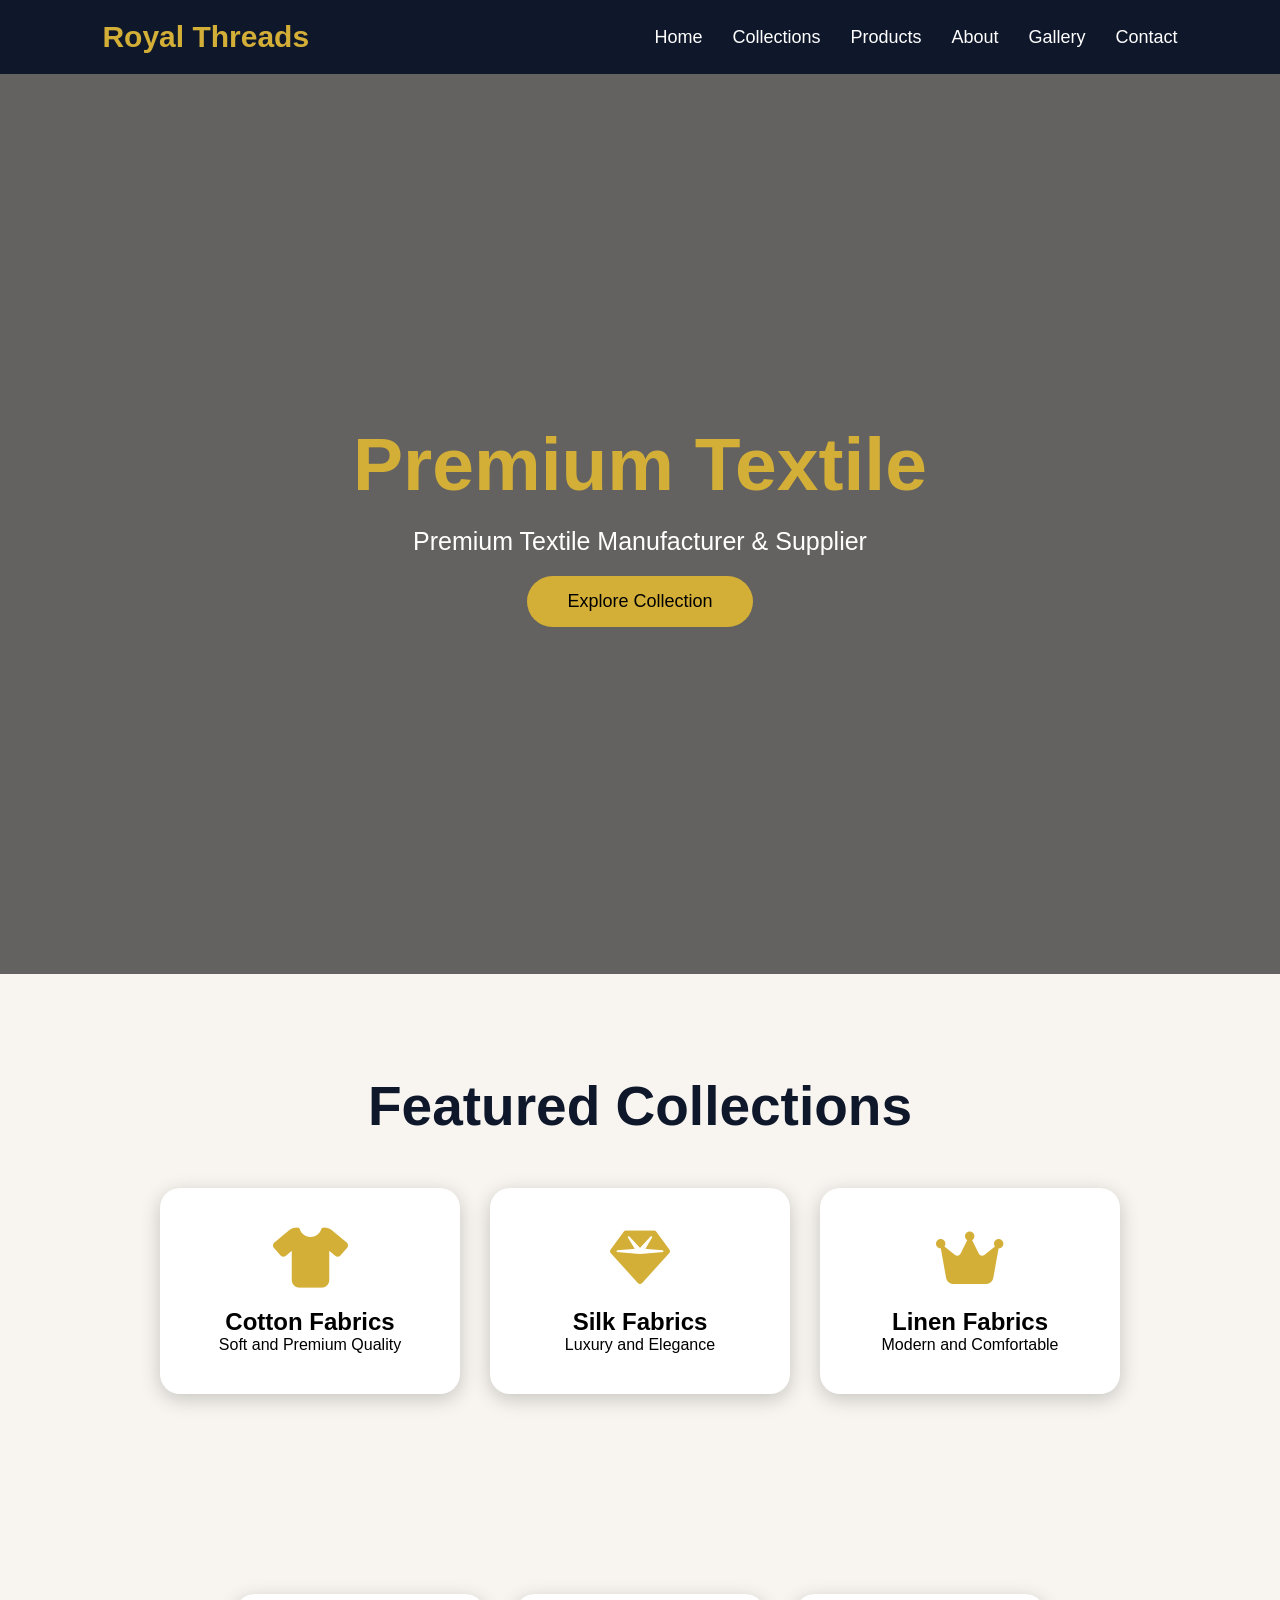
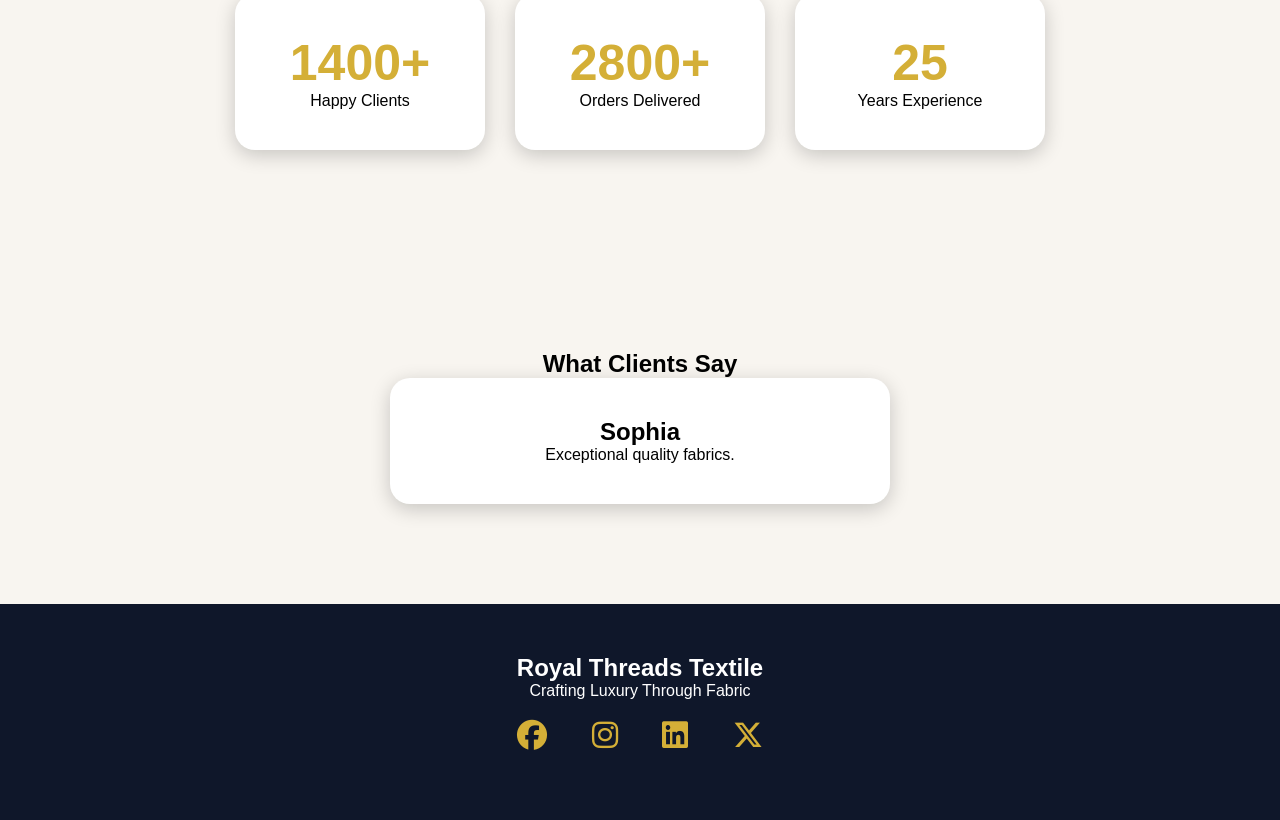
<file: index.html>
<!DOCTYPE html>
<html lang="en">
<head>
<meta charset="UTF-8">
<meta name="viewport" content="width=device-width, initial-scale=1.0">

<title>Royal Threads Textile</title>

<link rel="stylesheet" href="style.css">

<link rel="stylesheet"
href="https://cdnjs.cloudflare.com/ajax/libs/font-awesome/6.5.1/css/all.min.css">

</head>
<body>

<!-- Navbar -->

<nav>

<div class="logo">
Royal Threads
</div>

<ul>

<li><a href="#">Home</a></li>

<li><a href="collections.html">Collections</a></li>

<li><a href="products.html">Products</a></li>

<li><a href="about.html">About</a></li>

<li><a href="gallery.html">Gallery</a></li>

<li><a href="contact.html">Contact</a></li>

</ul>

</nav>


<!-- Hero Section -->

<section class="hero">

<div class="content">

<h1 id="typing-text"></h1>

<p>
Premium Textile Manufacturer & Supplier
</p>

<button>
Explore Collection
</button>

</div>

</section>



<!-- Featured Collections -->

<section class="collections">

<h1>
Featured Collections
</h1>

<div class="container">


<div class="card">

<i class="fa-solid fa-shirt"></i>

<h2>Cotton Fabrics</h2>

<p>
Soft and Premium Quality
</p>

</div>


<div class="card">

<i class="fa-solid fa-gem"></i>

<h2>Silk Fabrics</h2>

<p>
Luxury and Elegance
</p>

</div>


<div class="card">

<i class="fa-solid fa-crown"></i>

<h2>Linen Fabrics</h2>

<p>
Modern and Comfortable
</p>

</div>

</div>

</section>



<!-- Statistics -->

<section class="stats">

<div class="box">

<h2 id="clients">
0
</h2>

<p>
Happy Clients
</p>

</div>


<div class="box">

<h2 id="orders">
0
</h2>

<p>
Orders Delivered
</p>

</div>


<div class="box">

<h2 id="experience">
0
</h2>

<p>
Years Experience
</p>

</div>

</section>



<!-- Testimonials -->

<section class="testimonial">

<h1>
What Clients Say
</h1>

<div class="review">

<h2 id="name">
Sophia
</h2>

<p id="review">
Exceptional quality fabrics.
</p>

</div>

</section>



<!-- Footer -->

<footer>

<h2>
Royal Threads Textile
</h2>

<p>
Crafting Luxury Through Fabric
</p>

<div class="socials">

<i class="fa-brands fa-facebook"></i>

<i class="fa-brands fa-instagram"></i>

<i class="fa-brands fa-linkedin"></i>

<i class="fa-brands fa-x-twitter"></i>

</div>

</footer>

<script src="script.js"></script>

</body>
</html>
</file>
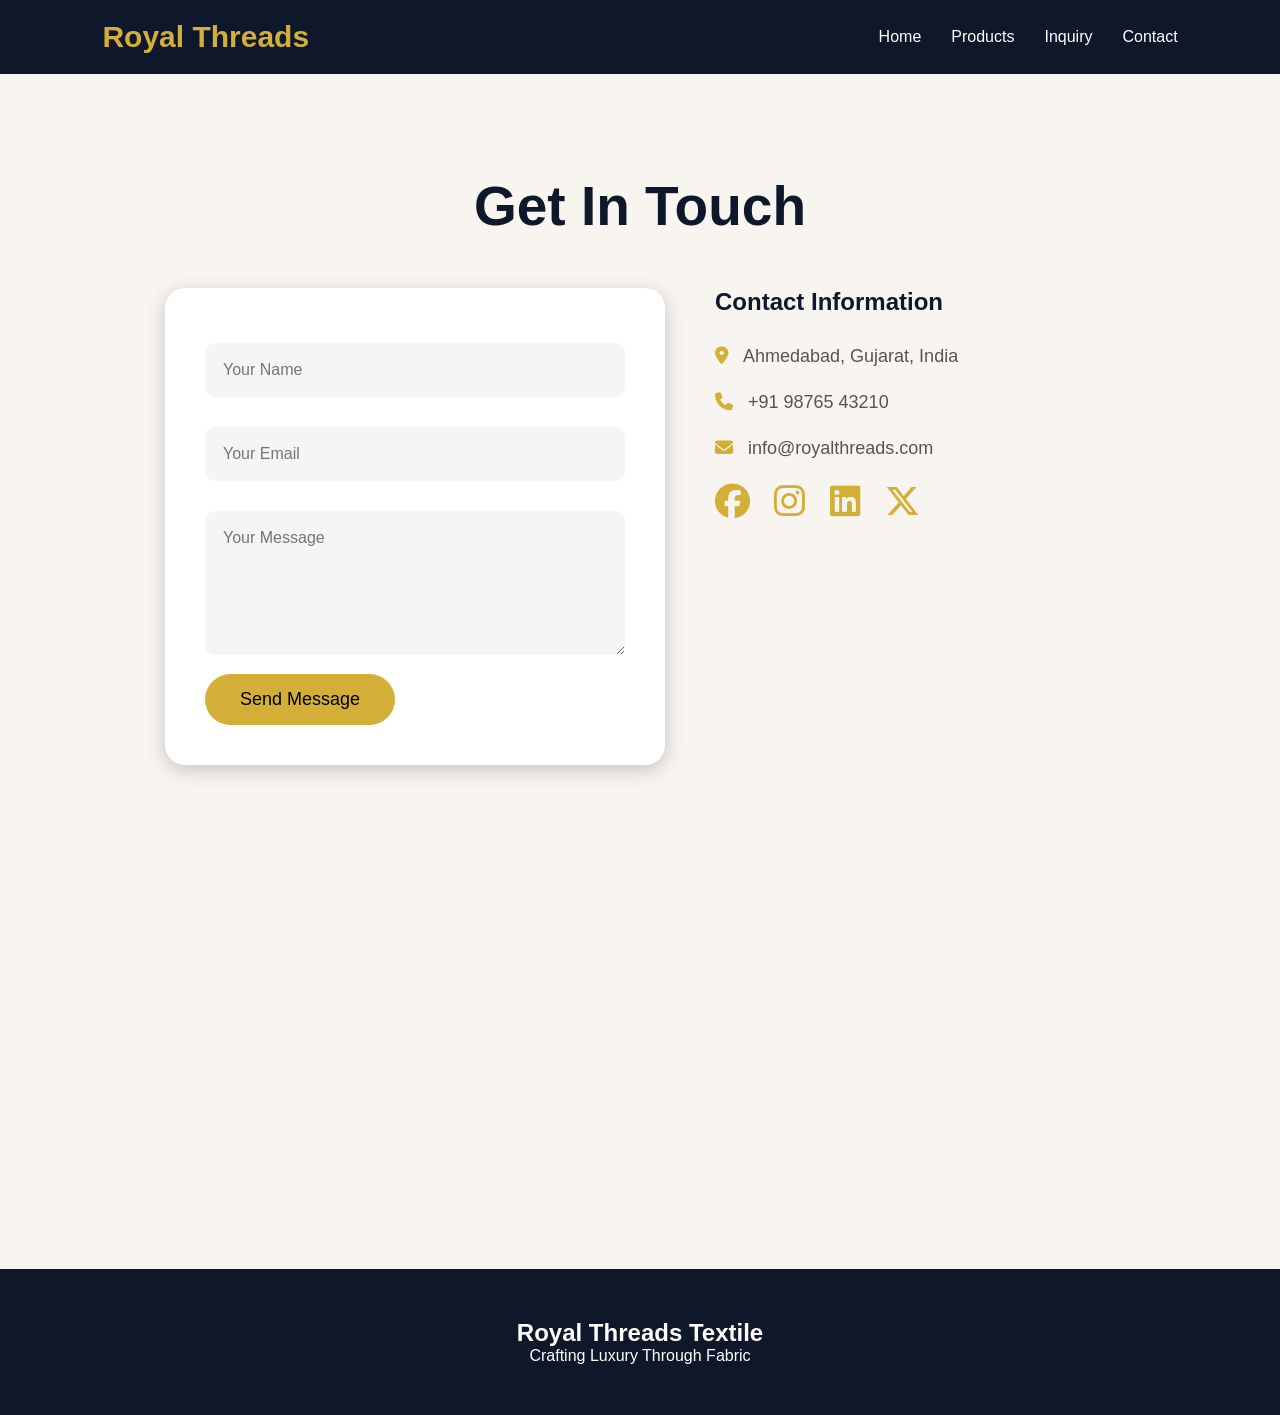
<file: contact.html>
<!DOCTYPE html>
<html lang="en">
<head>

<meta charset="UTF-8">

<meta name="viewport"
content="width=device-width, initial-scale=1.0">

<title>
Royal Threads | Contact
</title>

<link rel="stylesheet"
href="contact.css">

<link rel="stylesheet"
href="https://cdnjs.cloudflare.com/ajax/libs/font-awesome/6.5.1/css/all.min.css">

</head>
<body>

<!-- Navbar -->

<nav>

<div class="logo">
Royal Threads
</div>

<ul>

<li><a href="index.html">Home</a></li>

<li><a href="products.html">Products</a></li>

<li><a href="inquiry.html">Inquiry</a></li>

<li><a href="#">Contact</a></li>

</ul>

</nav>



<!-- Contact Section -->

<section class="contact">

<h1>
Get In Touch
</h1>

<div class="container">

<!-- Form -->

<div class="left">

<form id="contactForm">

<input
type="text"
placeholder="Your Name"
required>

<input
type="email"
placeholder="Your Email"
required>

<textarea
rows="6"
placeholder="Your Message"
required>
</textarea>

<button type="submit">

Send Message

</button>

</form>

<div id="success">

✔ Message Sent Successfully

</div>

</div>



<!-- Information -->

<div class="right">

<h2>
Contact Information
</h2>

<p>

<i class="fa-solid fa-location-dot"></i>

Ahmedabad, Gujarat, India

</p>


<p>

<i class="fa-solid fa-phone"></i>

+91 98765 43210

</p>


<p>

<i class="fa-solid fa-envelope"></i>

info@royalthreads.com

</p>


<div class="socials">

<i class="fa-brands fa-facebook"></i>

<i class="fa-brands fa-instagram"></i>

<i class="fa-brands fa-linkedin"></i>

<i class="fa-brands fa-x-twitter"></i>

</div>

</div>

</div>

</section>



<!-- Map -->

<section class="map">

<iframe
src="https://www.google.com/maps/embed?pb=!1m18..."
allowfullscreen>
</iframe>

</section>



<!-- Footer -->

<footer>

<h2>
Royal Threads Textile
</h2>

<p>
Crafting Luxury Through Fabric
</p>

</footer>


<script src="contact.js"></script>

</body>
</html>
</file>
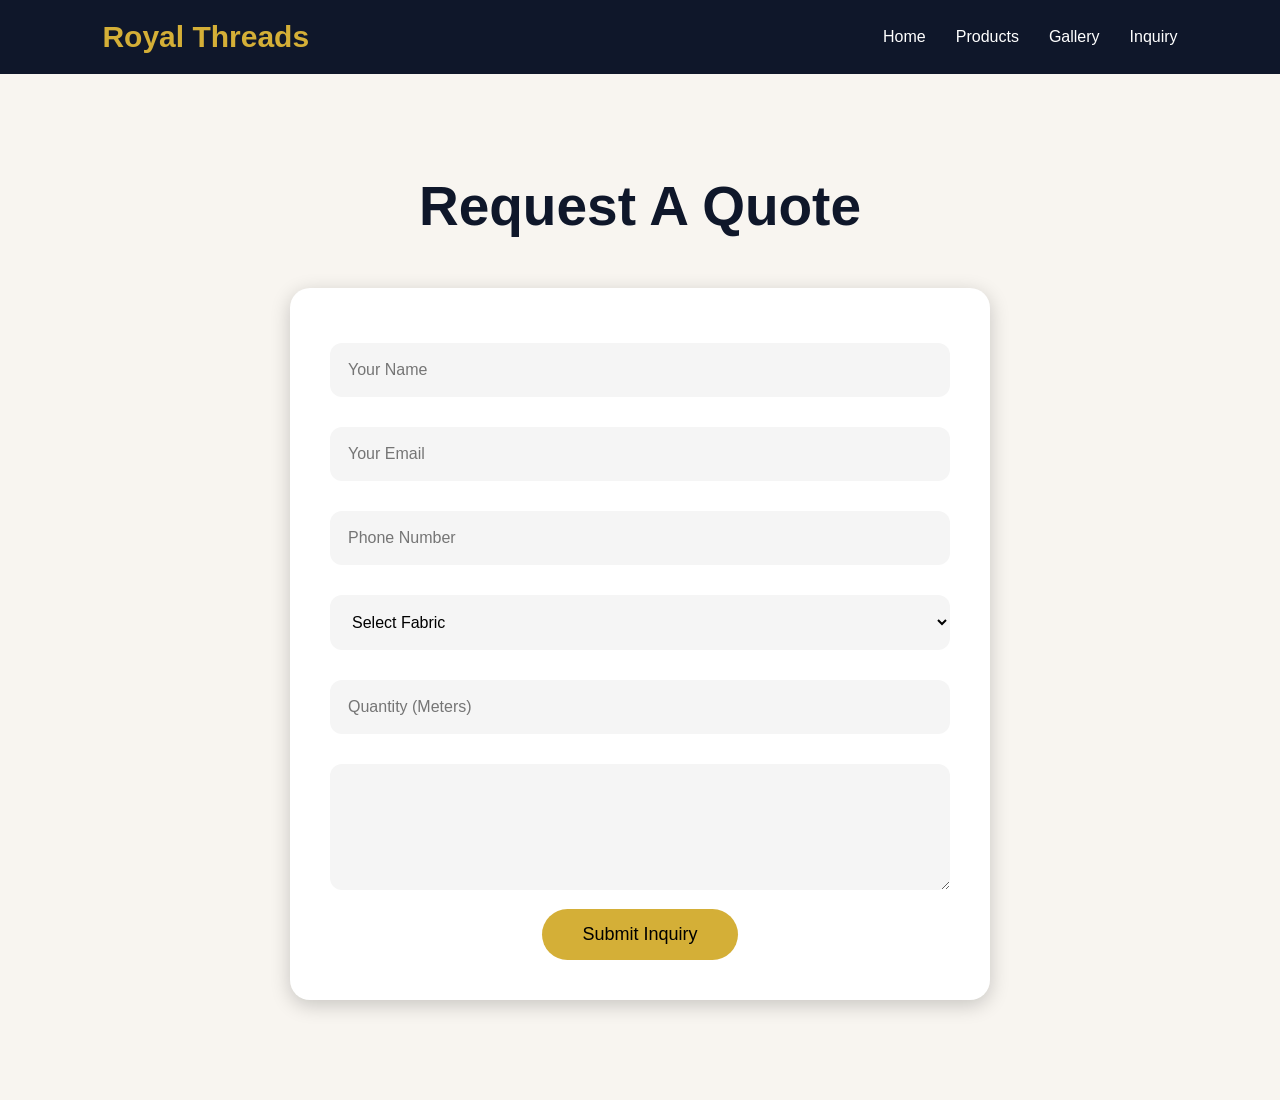
<file: inquiry.html>
<!DOCTYPE html>
<html lang="en">
<head>

<meta charset="UTF-8">

<meta name="viewport"
content="width=device-width, initial-scale=1.0">

<title>
Royal Threads | Inquiry
</title>

<link rel="stylesheet"
href="inquiry.css">

<link rel="stylesheet"
href="https://cdnjs.cloudflare.com/ajax/libs/font-awesome/6.5.1/css/all.min.css">

</head>
<body>

<!-- Navbar -->

<nav>

<div class="logo">
Royal Threads
</div>

<ul>

<li><a href="index.html">Home</a></li>

<li><a href="products.html">Products</a></li>

<li><a href="gallery.html">Gallery</a></li>

<li><a href="#">Inquiry</a></li>

</ul>

</nav>



<!-- Inquiry Form -->

<section class="inquiry">

<h1>
Request A Quote
</h1>

<form id="form">

<input
type="text"
placeholder="Your Name"
required>


<input
type="email"
placeholder="Your Email"
required>


<input
type="tel"
placeholder="Phone Number"
required>


<select required>

<option value="">
Select Fabric
</option>

<option>
Cotton Fabric
</option>

<option>
Silk Fabric
</option>

<option>
Linen Fabric
</option>

<option>
Denim Fabric
</option>

</select>


<input
type="number"
placeholder="Quantity (Meters)"
required>


<textarea

rows="5"

placeholder="Additional Requirements">

</textarea>


<button type="submit">

Submit Inquiry

</button>

</form>


<div id="message">

✔ Inquiry Submitted Successfully

</div>

</section>


<script src="inquiry.js"></script>

</body>
</html>
</file>
<file: style.css>
*{
margin:0;
padding:0;
box-sizing:border-box;
font-family:Poppins,sans-serif;
}

body{
background:#F8F5F0;
}

nav{
display:flex;
justify-content:space-between;
align-items:center;
padding:20px 8%;
background:#0F172A;
position:sticky;
top:0;
}

.logo{
font-size:30px;
font-weight:bold;
color:#D4AF37;
}

nav ul{
display:flex;
list-style:none;
}

nav ul li{
margin-left:30px;
}

nav ul li a{
text-decoration:none;
color:white;
font-size:18px;
}


.hero{
height:100vh;

background:
linear-gradient(rgba(0,0,0,.6),rgba(0,0,0,.6)),
url("https://images.unsplash.com/photo-1521572267360-ee0c2909d518?w=1600");

background-size:cover;
background-position:center;

display:flex;
justify-content:center;
align-items:center;
text-align:center;
}

.content h1{
font-size:75px;
color:#D4AF37;
}

.content p{
font-size:25px;
margin:20px 0;
color:white;
}

button{
padding:15px 40px;
border:none;
font-size:18px;
background:#D4AF37;
cursor:pointer;
border-radius:30px;
}


.collections{
padding:100px 10%;
text-align:center;
}

.collections h1{
font-size:55px;
color:#0F172A;
margin-bottom:50px;
}

.container{
display:flex;
justify-content:center;
gap:30px;
flex-wrap:wrap;
}

.card{
width:300px;
background:white;
padding:40px;
border-radius:20px;
box-shadow:0 5px 20px rgba(0,0,0,.2);
transition:.5s;
}

.card:hover{
transform:translateY(-10px);
}

.card i{
font-size:60px;
color:#D4AF37;
margin-bottom:20px;
}



.stats{
padding:100px 10%;

display:flex;
justify-content:center;
gap:30px;
flex-wrap:wrap;
}

.box{
width:250px;
background:white;
padding:40px;
text-align:center;
border-radius:20px;
box-shadow:0 5px 20px rgba(0,0,0,.2);
}

.box h2{
font-size:50px;
color:#D4AF37;
}



.testimonial{
padding:100px 10%;
text-align:center;
}

.review{
width:500px;
margin:auto;
background:white;
padding:40px;
border-radius:20px;
box-shadow:0 5px 20px rgba(0,0,0,.2);
}


footer{
background:#0F172A;
padding:50px;
color:white;
text-align:center;
}

.socials i{
font-size:30px;
margin:20px;
cursor:pointer;
color:#D4AF37;
}
</file>
<file: contact.css>
*{
margin:0;
padding:0;
box-sizing:border-box;
font-family:Poppins,sans-serif;
}

body{
background:#F8F5F0;
}

nav{
background:#0F172A;

padding:20px 8%;

display:flex;

justify-content:space-between;

align-items:center;
}

.logo{
font-size:30px;
font-weight:bold;
color:#D4AF37;
}

nav ul{
display:flex;
list-style:none;
}

nav ul li{
margin-left:30px;
}

nav ul li a{
text-decoration:none;
color:white;
}


.contact{
padding:100px 10%;
}

.contact h1{
font-size:55px;
text-align:center;
color:#0F172A;
margin-bottom:50px;
}

.container{
display:flex;

justify-content:center;

gap:50px;

flex-wrap:wrap;
}

.left{
width:500px;
}

.right{
width:400px;
}


form{

background:white;

padding:40px;

border-radius:20px;

box-shadow:0 5px 20px rgba(0,0,0,.2);

}

form input,
form textarea{

width:100%;

padding:18px;

margin:15px 0;

border:none;

outline:none;

background:#f5f5f5;

border-radius:10px;

font-size:16px;

}

button{

padding:15px 35px;

border:none;

background:#D4AF37;

font-size:18px;

cursor:pointer;

border-radius:30px;

transition:.5s;

}

button:hover{

background:#0F172A;

color:white;

}


#success{

margin-top:25px;

font-size:22px;

color:green;

display:none;

}


.right h2{
margin-bottom:30px;
color:#0F172A;
}

.right p{
font-size:18px;
margin-bottom:25px;
color:#555;
}

.right i{
color:#D4AF37;
margin-right:10px;
}

.socials i{

font-size:35px;

margin-right:20px;

cursor:pointer;

}


.map iframe{

width:100%;

height:400px;

border:none;

}


footer{

background:#0F172A;

color:white;

padding:50px;

text-align:center;

}
</file>
<file: inquiry.css>
*{
margin:0;
padding:0;
box-sizing:border-box;
font-family:Poppins,sans-serif;
}

body{
background:#F8F5F0;
}

nav{
background:#0F172A;

padding:20px 8%;

display:flex;

justify-content:space-between;

align-items:center;
}

.logo{
font-size:30px;
font-weight:bold;
color:#D4AF37;
}

nav ul{
display:flex;
list-style:none;
}

nav ul li{
margin-left:30px;
}

nav ul li a{
text-decoration:none;
color:white;
}


.inquiry{
padding:100px 10%;
text-align:center;
}

.inquiry h1{
font-size:55px;
color:#0F172A;
margin-bottom:50px;
}


form{

max-width:700px;

margin:auto;

background:white;

padding:40px;

border-radius:20px;

box-shadow:0 5px 20px rgba(0,0,0,.2);

}


form input,
form select,
form textarea{

width:100%;

padding:18px;

margin:15px 0;

border:none;

outline:none;

background:#f5f5f5;

border-radius:12px;

font-size:16px;

}


button{

padding:15px 40px;

border:none;

background:#D4AF37;

font-size:18px;

cursor:pointer;

border-radius:30px;

transition:.5s;

}

button:hover{

background:#0F172A;

color:white;

}


#message{

margin-top:30px;

font-size:22px;

color:green;

display:none;

}
</file>
